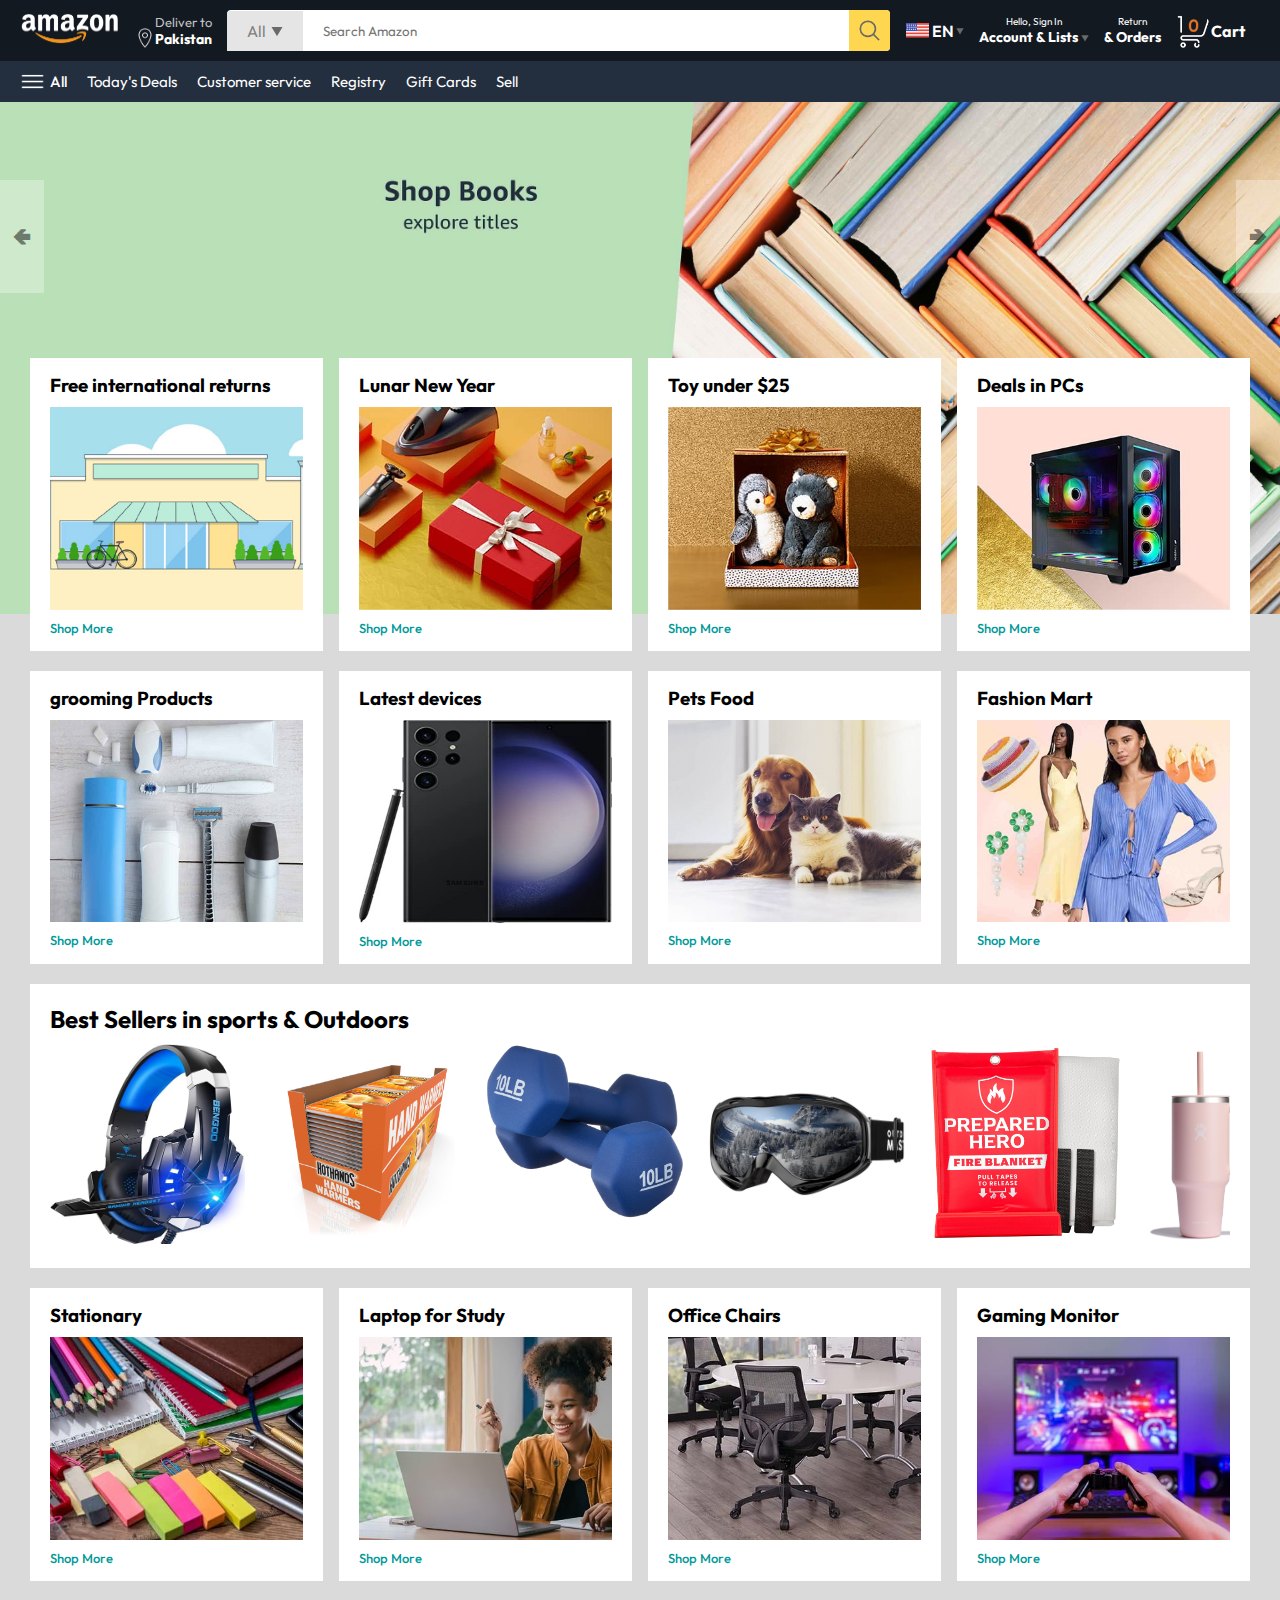
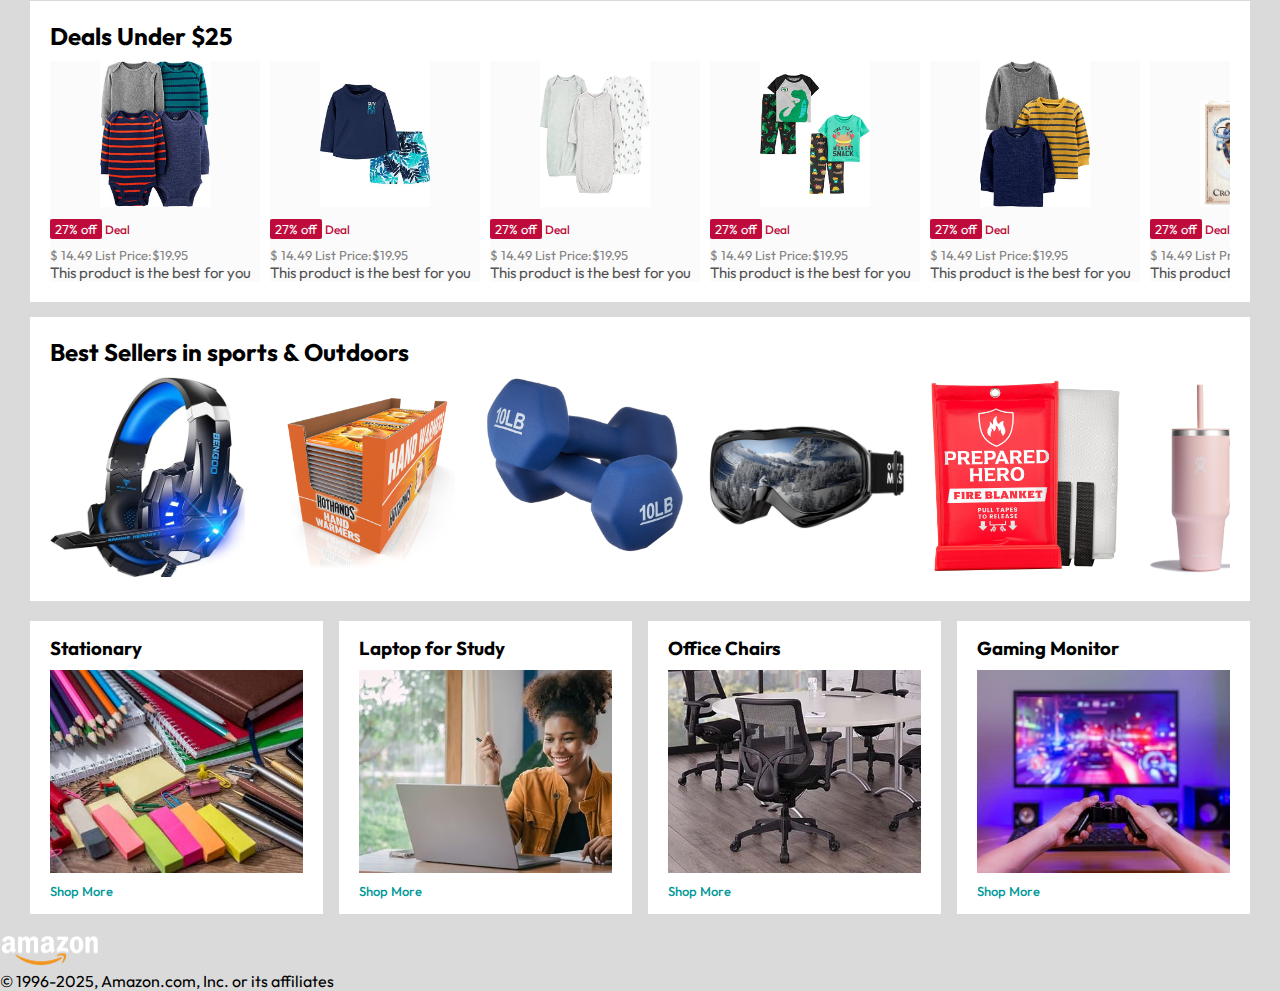
<file: index.html>
<!DOCTYPE html>
<html lang="en">

<head>
    <meta charset="UTF-8">
    <meta name="viewport" content="width=device-width, initial-scale=1.0">
    <title>Amazon Clone</title>

    <link rel="stylesheet" href="style.css">
</head>

<body>
    <nav>
        <a href="/">
            <img src="./assets/amazon_logo.png" width="100" alt="">
        </a>

        <div class="nav-country">
            <img src="./assets/location_icon.png" height="20" alt="">
            <div>
                <p>Deliver to</p>
                <h1>Pakistan</h1>
            </div>
        </div>

        <div class="nav-search">
            <div class="nav-search-category">
                <p>All</p>
                <img src="./assets/dropdown_icon.png" height="12" alt="">
            </div>
            <input type="text" class="nav-search-input" placeholder="Search Amazon">
            <img src="./assets/search_icon.png" class="nav-search-icon" alt="">
        </div>

        <div class="nav-language">
            <img src="./assets/us_flag.png" width="25px" alt="">
            <p>EN</p>
            <img src="./assets/dropdown_icon.png" width="8px" alt="">
        </div>

        <div class="nav-text">
            <p><a href="/signin.html">Hello, Sign In</a></p>
            <h1>Account & Lists <img src="./assets/dropdown_icon.png" width="8px" alt=""></h1>
        </div>

        <div class="nav-text">
            <p>Return</p>
            <h1>& Orders</h1>
        </div>

        <a href="signin.html" class="mobile-user-icon" style="display: none ;">
            <img src="./assets/user.png"  alt="">
        </a>

        <a href="/cart.html" class="nav-cart">
            <img src="./assets/cart_icon.png" width="35px" alt="">
            <h4>Cart</h4>
        </a>
    </nav>

    <div class="nav-bottom">
        <div>
            <img src="./assets/menu_icon.png" width="25px" alt="">
            <p>All</p>
        </div>

        <p>Today's Deals</p>
        <p>Customer service</p>
        <p>Registry</p>
        <p>Gift Cards</p>
        <p>Sell</p>

    </div>

    <div class="header-slider">
        <a href="#" class="control-prev">&#129144 </a>
        <a href="#" class="control-next">&#129146 </a>
        <ul>
            <img src="./assets/header1.jpg" class="header-image" alt="">
            <img src="./assets/header2.jpg" class="header-image" alt="">
            <img src="./assets/header3.jpg" class="header-image" alt="">
            <img src="./assets/header4.jpg" class="header-image" alt="">
            <img src="./assets/header5.jpg" class="header-image" alt="">
            <img src="./assets/header6.jpg" class="header-image" alt="">
        </ul>
    </div>

    <div class="box-row header-box">
        <div class="box-col">
            <h3>Free international returns</h3>
            <img src="./assets/box1-1.jpg" alt="">
            <a href="/">Shop More</a>
        </div>

        <div class="box-col">
            <h3>Lunar New Year</h3>
            <img src="./assets/box1-2.jpg" alt="">
            <a href="/">Shop More</a>
        </div>

        <div class="box-col">
            <h3>Toy under $25</h3>
            <img src="./assets/box1-3.jpg" alt="">
            <a href="/">Shop More</a>
        </div>

        <div class="box-col">
            <h3>Deals in PCs</h3>
            <img src="./assets/box1-4.jpg" alt="">
            <a href="/">Shop More</a>
        </div>

    </div>

    <div class="box-row ">
        <div class="box-col">
            <h3>grooming Products</h3>
            <img src="./assets/box2-1.jpg" alt="">
            <a href="/">Shop More</a>
        </div>

        <div class="box-col">
            <h3>Latest devices</h3>
            <img src="./assets/box2-2.jpg" alt="">
            <a href="/">Shop More</a>
        </div>

        <div class="box-col">
            <h3>Pets Food</h3>
            <img src="./assets/box2-3.jpg" alt="">
            <a href="/">Shop More</a>
        </div>

        <div class="box-col">
            <h3>Fashion Mart</h3>
            <img src="./assets/box2-4.jpg" alt="">
            <a href="/">Shop More</a>
        </div>

    </div>

    <div class="products-slider">
        <h2>Best Sellers in sports & Outdoors</h2>
        <div class="products">
            <a href="/product.html">
                <img src="./assets/product_img.jpg" alt="">
            </a>
            <a href="/product.html">
                <img src="./assets/product1-1.jpg" alt="">
            </a>
            <a href="/product.html">
                <img src="./assets/product1-2.jpg" alt="">
            </a>
            <a href="/product.html">
                <img src="./assets/product1-3.jpg" alt="">
            </a>
            <a href="/product.html">
                <img src="./assets/product1-4.jpg" alt="">
            </a>
            <a href="/product.html">
                <img src="./assets/product1-5.jpg" alt="">
            </a>
            <a href="/product.html">
                <img src="./assets/product1-6.jpg" alt="">
            </a>
            <a href="/product.html">
                <img src="./assets/product1-7.jpg" alt="">
            </a>
            <a href="/product.html">
                <img src="./assets/product1-8.jpg" alt="">
            </a>
            <a href="/product.html">
                <img src="./assets/product1-9.jpg" alt="">
            </a>
            <a href="/product.html">
                <img src="./assets/product1-10.jpg" alt="">
            </a>

        </div>
    </div>

    <div class="box-row ">
        <div class="box-col">
            <h3>Stationary</h3>
            <img src="./assets/box3-1.jpg" alt="">
            <a href="/">Shop More</a>
        </div>

        <div class="box-col">
            <h3>Laptop for Study</h3>
            <img src="./assets/box3-2.jpg" alt="">
            <a href="/">Shop More</a>
        </div>

        <div class="box-col">
            <h3>Office Chairs</h3>
            <img src="./assets/box3-3.jpg" alt="">
            <a href="/">Shop More</a>
        </div>

        <div class="box-col">
            <h3>Gaming Monitor</h3>
            <img src="./assets/box3-4.jpg" alt="">
            <a href="/">Shop More</a>
        </div>

    </div>


    <div class="products-slider-with-price">
        <h2>Deals Under $25</h2>
        <div class="products">
            <div class="product-card">
                <div class="product-img-container">
                    <img src="./assets/product2-1.jpg" alt="">
                </div>
                <div class="product-offer">
                    <p>27% off</p> <span>Deal</span>
                </div>
                <p class="product-price">$ <span>14.49</span> List Price:$19.95</p>
                <h4>This product is the best for you</h4>
            </div>

            <div class="product-card">
                <div class="product-img-container">
                    <img src="./assets/product2-2.jpg" alt="">
                </div>
                <div class="product-offer">
                    <p>27% off</p> <span>Deal</span>
                </div>
                <p class="product-price">$ <span>14.49</span> List Price:$19.95</p>
                <h4>This product is the best for you</h4>
            </div>

            <div class="product-card">
                <div class="product-img-container">
                    <img src="./assets/product2-3.jpg" alt="">
                </div>
                <div class="product-offer">
                    <p>27% off</p> <span>Deal</span>
                </div>
                <p class="product-price">$ <span>14.49</span> List Price:$19.95</p>
                <h4>This product is the best for you</h4>
            </div>

            <div class="product-card">
                <div class="product-img-container">
                    <img src="./assets/product2-4.jpg" alt="">
                </div>
                <div class="product-offer">
                    <p>27% off</p> <span>Deal</span>
                </div>
                <p class="product-price">$ <span>14.49</span> List Price:$19.95</p>
                <h4>This product is the best for you</h4>
            </div>

            <div class="product-card">
                <div class="product-img-container">
                    <img src="./assets/product2-5.jpg" alt="">
                </div>
                <div class="product-offer">
                    <p>27% off</p> <span>Deal</span>
                </div>
                <p class="product-price">$ <span>14.49</span> List Price:$19.95</p>
                <h4>This product is the best for you</h4>
            </div>

            <div class="product-card">
                <div class="product-img-container">
                    <img src="./assets/product2-6.jpg" alt="">
                </div>
                <div class="product-offer">
                    <p>27% off</p> <span>Deal</span>
                </div>
                <p class="product-price">$ <span>14.49</span> List Price:$19.95</p>
                <h4>This product is the best for you</h4>
            </div>

            <div class="product-card">
                <div class="product-img-container">
                    <img src="./assets/product2-7.jpg" alt="">
                </div>
                <div class="product-offer">
                    <p>27% off</p> <span>Deal</span>
                </div>
                <p class="product-price">$ <span>14.49</span> List Price:$19.95</p>
                <h4>This product is the best for you</h4>
            </div>

            <div class="product-card">
                <div class="product-img-container">
                    <img src="./assets/product2-8.jpg" alt="">
                </div>
                <div class="product-offer">
                    <p>27% off</p> <span>Deal</span>
                </div>
                <p class="product-price">$ <span>14.49</span> List Price:$19.95</p>
                <h4>This product is the best for you</h4>
            </div>

            <div class="product-card">
                <div class="product-img-container">
                    <img src="./assets/product2-9.jpg" alt="">
                </div>
                <div class="product-offer">
                    <p>27% off</p> <span>Deal</span>
                </div>
                <p class="product-price">$ <span>14.49</span> List Price:$19.95</p>
                <h4>This product is the best for you</h4>
            </div>

            <div class="product-card">
                <div class="product-img-container">
                    <img src="./assets/product2-10.jpg" alt="">
                </div>
                <div class="product-offer">
                    <p>27% off</p> <span>Deal</span>
                </div>
                <p class="product-price">$ <span>14.49</span> List Price:$19.95</p>
                <h4>This product is the best for you</h4>
            </div>

            <div class="product-card">
                <div class="product-img-container">
                    <img src="./assets/product2-11.jpg" alt="">
                </div>
                <div class="product-offer">
                    <p>27% off</p> <span>Deal</span>
                </div>
                <p class="product-price">$ <span>14.49</span> List Price:$19.95</p>
                <h4>This product is the best for you</h4>
            </div>

            <div class="product-card">
                <div class="product-img-container">
                    <img src="./assets/product2-12.jpg" alt="">
                </div>
                <div class="product-offer">
                    <p>27% off</p> <span>Deal</span>
                </div>
                <p class="product-price">$ <span>14.49</span> List Price:$19.95</p>
                <h4>This product is the best for you</h4>
            </div>

        </div>
    </div>

    <div class="products-slider">
        <h2>Best Sellers in sports & Outdoors</h2>
        <div class="products">
            <a href="/product.html">
                <img src="./assets/product_img.jpg" alt="">
            </a>
            <a href="/product.html">
                <img src="./assets/product1-1.jpg" alt="">
            </a>
            <a href="/product.html">
                <img src="./assets/product1-2.jpg" alt="">
            </a>
            <a href="/product.html">
                <img src="./assets/product1-3.jpg" alt="">
            </a>
            <a href="/product.html">
                <img src="./assets/product1-4.jpg" alt="">
            </a>
            <a href="/product.html">
                <img src="./assets/product1-5.jpg" alt="">
            </a>
            <a href="/product.html">
                <img src="./assets/product1-6.jpg" alt="">
            </a>
            <a href="/product.html">
                <img src="./assets/product1-7.jpg" alt="">
            </a>
            <a href="/product.html">
                <img src="./assets/product1-8.jpg" alt="">
            </a>
            <a href="/product.html">
                <img src="./assets/product1-9.jpg" alt="">
            </a>
            <a href="/product.html">
                <img src="./assets/product1-10.jpg" alt="">
            </a>

        </div>
    </div>

    <div class="box-row ">
        <div class="box-col">
            <h3>Stationary</h3>
            <img src="./assets/box3-1.jpg" alt="">
            <a href="/">Shop More</a>
        </div>

        <div class="box-col">
            <h3>Laptop for Study</h3>
            <img src="./assets/box3-2.jpg" alt="">
            <a href="/">Shop More</a>
        </div>

        <div class="box-col">
            <h3>Office Chairs</h3>
            <img src="./assets/box3-3.jpg" alt="">
            <a href="/">Shop More</a>
        </div>

        <div class="box-col">
            <h3>Gaming Monitor</h3>
            <img src="./assets/box3-4.jpg" alt="">
            <a href="/">Shop More</a>
        </div>

    </div>

    <footer>
        <img src="./assets/amazon_logo.png" width="100" alt="">
        <p>© 1996-2025, Amazon.com, Inc. or its affiliates</p>
    </footer>
    <script src="script.js"></script>
</body>

</html>
</file>
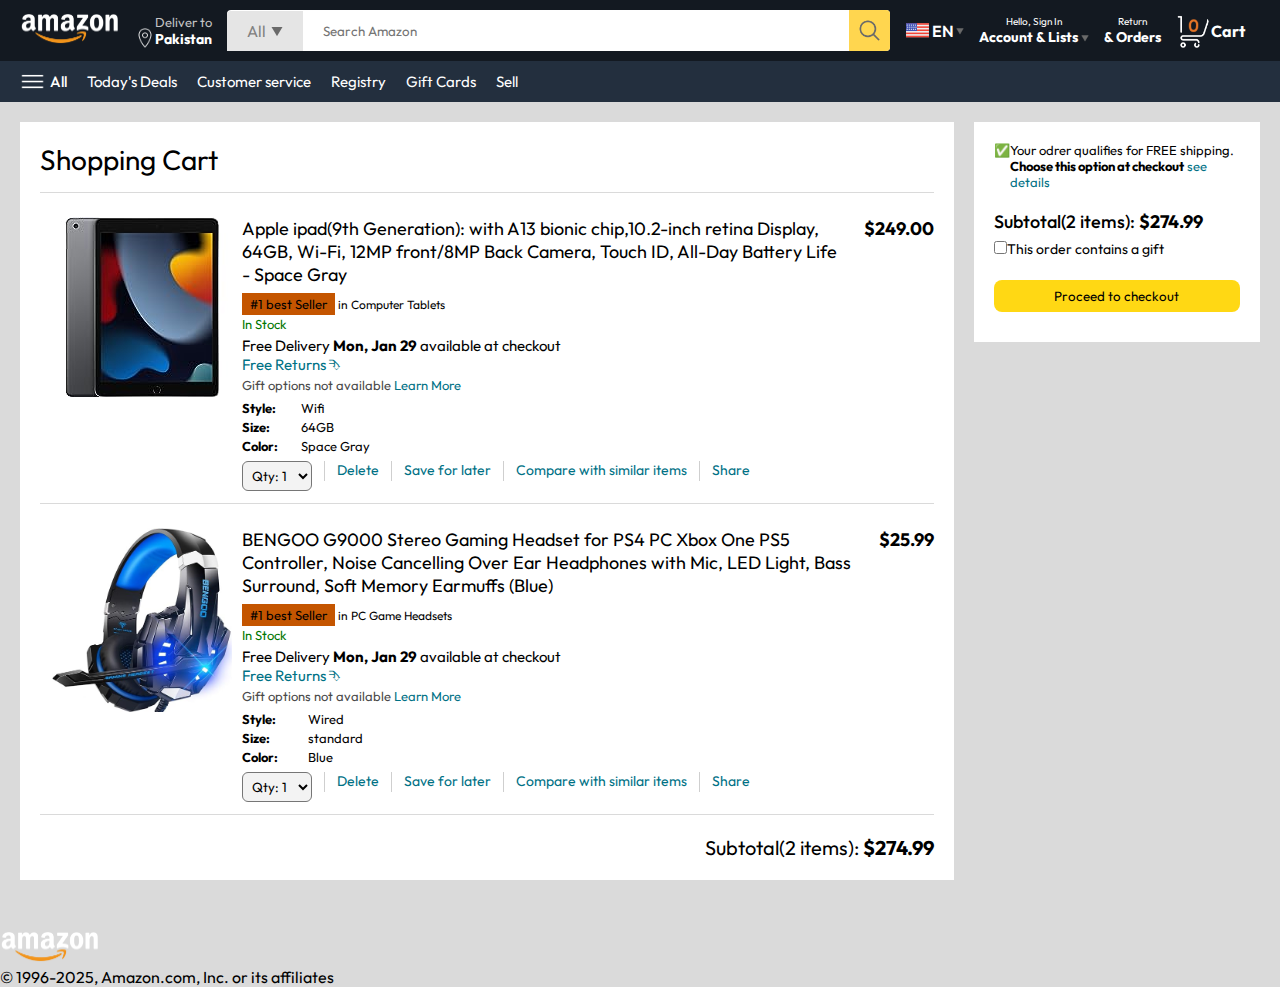
<file: cart.html>
<!DOCTYPE html>
<html lang="en">
<head>
    <meta charset="UTF-8">
    <meta name="viewport" content="width=device-width, initial-scale=1.0">
    <title>Cart</title>
    <link rel="stylesheet" href="style.css">
    <link rel="stylesheet" href="cart.css">
</head>
<body>

    <nav>
        <a href="/">
            <img src="./assets/amazon_logo.png" width="100" alt="">
        </a>

        <div class="nav-country">
            <img src="./assets/location_icon.png" height="20" alt="">
            <div>
                <p>Deliver to</p>
                <h1>Pakistan</h1>
            </div>
        </div>

        <div class="nav-search">
            <div class="nav-search-category">
                <p>All</p>
                <img src="./assets/dropdown_icon.png" height="12" alt="">
            </div>
            <input type="text" class="nav-search-input" placeholder="Search Amazon">
            <img src="./assets/search_icon.png" class="nav-search-icon" alt="">
        </div>

        <div class="nav-language">
            <img src="./assets/us_flag.png" width="25px" alt="">
            <p>EN</p>
            <img src="./assets/dropdown_icon.png" width="8px" alt="">
        </div>

        <div class="nav-text">
            <p><a href="/signin.html">Hello, Sign In</a></p>
            <h1>Account & Lists <img src="./assets/dropdown_icon.png" width="8px" alt=""></h1>
        </div>

        <div class="nav-text">
            <p>Return</p>
            <h1>& Orders</h1>
        </div>
        <a href="signin.html" class="mobile-user-icon" style="display: none ;">
            <img src="./assets/user.png"  alt="">
        </a>
        <a href="/cart.html" class="nav-cart">
            <img src="./assets/cart_icon.png" width="35px" alt="">
            <h4>Cart</h4>
        </a>
    </nav>

    <div class="nav-bottom">
        <div>
            <img src="./assets/menu_icon.png" width="25px" alt="">
            <p>All</p>
        </div>

        <p>Today's Deals</p>
        <p>Customer service</p>
        <p>Registry</p>
        <p>Gift Cards</p>
        <p>Sell</p>

    </div>

    <div class="cart">
        <div class="cart-left">
            <h1>Shopping Cart</h1>
            <hr>
            <div class="product-cart-list">
                <img src="./assets/ipad_img.jpg" width="180px" alt="">
                <div>
                    <div class="product-cart-titleprice">
                        <p>Apple ipad(9th Generation): with A13 bionic chip,10.2-inch retina Display, 64GB, Wi-Fi, 12MP front/8MP Back Camera, Touch ID, All-Day Battery Life - Space Gray</p>
                        <p><b>$249.00</b></p>
                    </div>
                    <p class="product-cart-bestseller"><span>#1 best Seller</span> in Computer Tablets</p>
                    <p class="product-cart-stock">In Stock</p>
                    <p class="product-cart-delivery">Free Delivery<b> Mon, Jan 29</b> available at checkout</p>
                    <p class="product-cart-returns">Free Returns &#11191</p>
                    <p class="product-cart-giftoption">Gift options not available <span>Learn More</span> </p>
                    
                    <div class="product-cart-specifications">
                        <p><b>Style:</b></p>  <p>Wifi</p>
                        <p><b>Size:</b></p>  <p>64GB</p>
                        <p><b>Color:</b></p>  <p>Space Gray</p>
                    </div>

                    <div class="cart-list-action">
                        <select>
                            <option value="1">Qty: 1</option>
                            <option value="2">Qty: 2</option>
                            <option value="3">Qty: 3</option>
                            <option value="4">Qty: 4</option>
                        </select>
                        <hr>
                        <p class="action-button">Delete</p>
                        <hr>
                        <p class="action-button">Save for later</p>
                        <hr>
                        <p class="action-button">Compare with similar items</p>
                        <hr>
                        <p class="action-button">Share</p>
                    
                    </div>
                </div>
            </div>

            <hr>

            <div class="product-cart-list">
                <img src="./assets/product_img.jpg" width="180px" alt="">
                <div>
                    <div class="product-cart-titleprice">
                        <p>BENGOO G9000 Stereo Gaming Headset for PS4 PC Xbox One PS5 Controller, Noise
                            Cancelling Over Ear Headphones with Mic, LED Light, Bass Surround, Soft Memory Earmuffs (Blue)</p>
                        <p><b>$25.99</b></p>
                    </div>
                    <p class="product-cart-bestseller"><span>#1 best Seller</span> in PC Game Headsets</p>
                    <p class="product-cart-stock">In Stock</p>
                    <p class="product-cart-delivery">Free Delivery<b> Mon, Jan 29</b> available at checkout</p>
                    <p class="product-cart-returns">Free Returns &#11191</p>
                    <p class="product-cart-giftoption">Gift options not available <span>Learn More</span> </p>
                    
                    <div class="product-cart-specifications">
                        <p><b>Style:</b></p>  <p>Wired</p>
                        <p><b>Size:</b></p>  <p>standard</p>
                        <p><b>Color:</b></p>  <p>Blue</p>
                    </div>

                    <div class="cart-list-action">
                        <select>
                            <option value="1">Qty: 1</option>
                            <option value="2">Qty: 2</option>
                            <option value="3">Qty: 3</option>
                            <option value="4">Qty: 4</option>
                        </select>
                        <hr>
                        <p class="action-button">Delete</p>
                        <hr>
                        <p class="action-button">Save for later</p>
                        <hr>
                        <p class="action-button">Compare with similar items</p>
                        <hr>
                        <p class="action-button">Share</p>
                    
                    </div>
                </div>
            </div>
            <hr>
            <div class="cart-list-subtotal">
                Subtotal(2 items): <b>$274.99</b>
            </div>
        </div>

        <div class="cart-right">
            <div class="cart-free-delivery">
                <p>&#x2705</p>
                <p>Your odrer qualifies for FREE shipping. <b>Choose this option at checkout</b> <span>see details</span></p>
            </div>
            <p class="cart-subtotal"> Subtotal(2 items): <b>$274.99</b></p>
            <p class="cart-right-gift"> <input type="checkbox">This order contains a gift</p>
            <button>Proceed to checkout</button>
        </div>
    </div>


    <footer class="footer-cart">
        <img src="./assets/amazon_logo.png" width="100" alt="">
        <p>© 1996-2025, Amazon.com, Inc. or its affiliates</p>
    </footer>

</body>
</html>
</file>
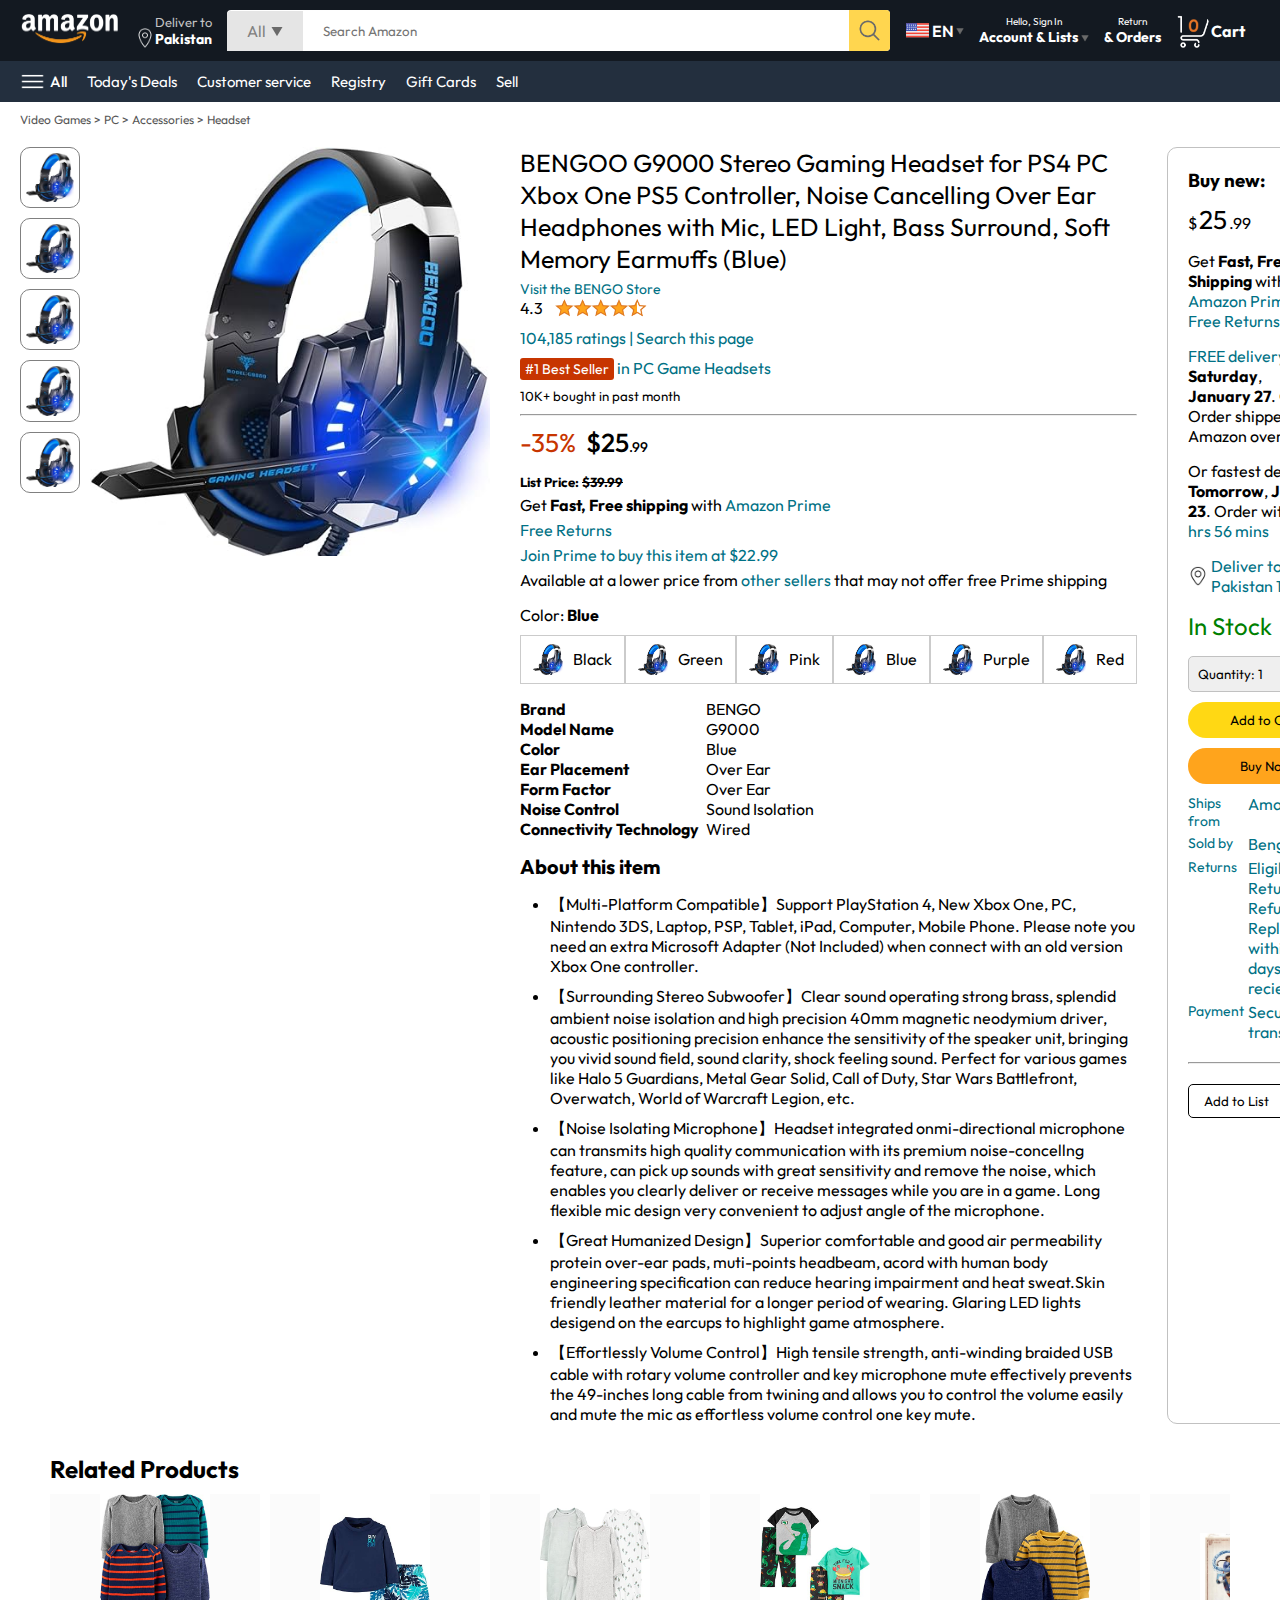
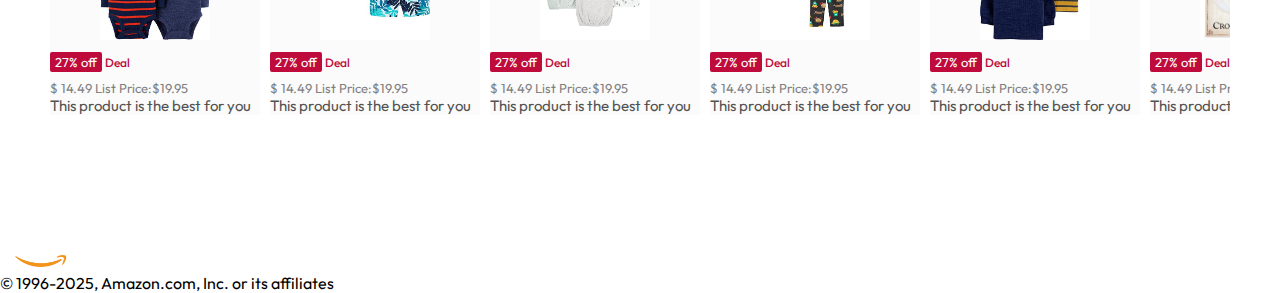
<file: product.html>
<!DOCTYPE html>
<html lang="en">

<head>
    <meta charset="UTF-8">
    <meta name="viewport" content="width=device-width, initial-scale=1.0">
    <title>Product Page</title>

    <link rel="stylesheet" href="style.css">
    <link rel="stylesheet" href="product.css">
</head>

<body>

    <nav>
        <a href="/">
            <img src="./assets/amazon_logo.png" width="100" alt="">
        </a>

        <div class="nav-country">
            <img src="./assets/location_icon.png" height="20" alt="">
            <div>
                <p>Deliver to</p>
                <h1>Pakistan</h1>
            </div>
        </div>

        <div class="nav-search">
            <div class="nav-search-category">
                <p>All</p>
                <img src="./assets/dropdown_icon.png" height="12" alt="">
            </div>
            <input type="text" class="nav-search-input" placeholder="Search Amazon">
            <img src="./assets/search_icon.png" class="nav-search-icon" alt="">
        </div>

        <div class="nav-language">
            <img src="./assets/us_flag.png" width="25px" alt="">
            <p>EN</p>
            <img src="./assets/dropdown_icon.png" width="8px" alt="">
        </div>

        <div class="nav-text">
            <p><a href="/signin.html">Hello, Sign In</a></p>
            <h1>Account & Lists <img src="./assets/dropdown_icon.png" width="8px" alt=""></h1>
        </div>

        <div class="nav-text">
            <p>Return</p>
            <h1>& Orders</h1>
        </div>

        <a href="signin.html" class="mobile-user-icon" style="display: none ;">
            <img src="./assets/user.png"  alt="">
        </a>


        <a href="/cart.html" class="nav-cart">
            <img src="./assets/cart_icon.png" width="35px" alt="">
            <h4>Cart</h4>
        </a>
    </nav>

    <div class="nav-bottom">
        <div>
            <img src="./assets/menu_icon.png" width="25px" alt="">
            <p>All</p>
        </div>

        <p>Today's Deals</p>
        <p>Customer service</p>
        <p>Registry</p>
        <p>Gift Cards</p>
        <p>Sell</p>

    </div>

    <p class="breadcrum">Video Games > PC > Accessories > Headset</p>

    <!-- we will divide it in three coloumns  -->
    <div class="product-display"> <!-- main conatiner -->

        <div class="product-d-image"> <!-- 1 coloum -->
            <div class="product-icons">
                <img src="./assets/product_img.jpg" width="60" alt="">
                <img src="./assets/product_img.jpg" width="60" alt="">
                <img src="./assets/product_img.jpg" width="60" alt="">
                <img src="./assets/product_img.jpg" width="60" alt="">
                <img src="./assets/product_img.jpg" width="60" alt="">
            </div>

            <div class="product-main-image">
                <img src="./assets/product_img.jpg" width="400" alt="">
            </div>

        </div>

        <div class="product-d-details"> <!-- 2nd coloumn -->
            <p class="product-title">BENGOO G9000 Stereo Gaming Headset for PS4 PC Xbox One PS5 Controller, Noise
                Cancelling Over Ear Headphones with Mic, LED Light, Bass Surround, Soft Memory Earmuffs (Blue)
            </p>

            <p class="brand-store">Visit the BENGO Store</p>

            <!-- Product rating -->

            <div class="product-rating">
                <div>
                    4.3 <img src="./assets/rating_img.png" height="20px" alt="">
                </div>
                <div>
                    <p> 104,185 ratings | Search this page</p>

                </div>
                <p><span>#1 Best Seller</span> in PC Game Headsets</p>
                <h5>10K+ bought in past month</h5>
                <hr>
            </div>

            <!-- Product-detail-price  -->

            <div class="product-d-price">
                <div>
                    <p>-35%</p>
                    <h1><span>$25</span>.99</h1>
                </div>
                <h5>List Price: <span>$39.99</span></h5>
                <p>Get <b>Fast, Free shipping</b> with <span>Amazon Prime</span></p>
                <p><span>Free Returns</span></p>
                <p><span>Join Prime to buy this item at $22.99</span></p>
                <p>Available at a lower price from <span>other sellers</span> that may not offer free Prime shipping</p>
            </div>

            <!-- Product-color-selection -->

            <div class="product-color-selection">
                <p>Color: <b>Blue</b></p>
                <div class="product-color-options">
                    <div class="options">
                        <img src="./assets/product_img.jpg" width="30px" alt="">
                        <p>Black</p>
                    </div>
                    <div class="options">
                        <img src="./assets/product_img.jpg" width="30px" alt="">
                        <p>Green</p>
                    </div>
                    <div class="options">
                        <img src="./assets/product_img.jpg" width="30px" alt="">
                        <p>Pink</p>
                    </div>
                    <div class="options">
                        <img src="./assets/product_img.jpg" width="30px" alt="">
                        <p>Blue</p>
                    </div>
                    <div class="options">
                        <img src="./assets/product_img.jpg" width="30px" alt="">
                        <p>Purple</p>
                    </div>
                    <div class="options">
                        <img src="./assets/product_img.jpg" width="30px" alt="">
                        <p>Red</p>
                    </div>

                </div>
            </div>

            <!-- Product-info -->

            <div class="product-info">
                <p><b>Brand</b>
                <p>BENGO</p>
                <p><b>Model Name</b>
                <p>G9000</p>
                <p><b>Color</b>
                <p>Blue</p>
                <p><b>Ear Placement</b>
                <p>Over Ear</p>
                <p><b>Form Factor</b>
                <p>Over Ear</p>
                <p><b>Noise Control</b>
                <p>Sound Isolation</p>
                <p><b>Connectivity Technology</b>
                <p>Wired</p>
            </div>

            <!-- product-description -->

            <div class="product-description">
                <h1>About this item</h1>
                <ul>
                    <li>【Multi-Platform Compatible】Support PlayStation 4, New Xbox One, PC, Nintendo 3DS, Laptop, PSP,
                        Tablet, iPad, Computer, Mobile Phone. Please note you need an extra Microsoft Adapter (Not
                        Included) when connect with an old version Xbox One controller.</li>
                    <li>【Surrounding Stereo Subwoofer】Clear sound operating strong brass, splendid ambient noise
                        isolation and high precision 40mm magnetic neodymium driver, acoustic positioning precision
                        enhance the sensitivity of the speaker unit, bringing you vivid sound field, sound clarity,
                        shock feeling sound. Perfect for various games like Halo 5 Guardians, Metal Gear Solid, Call of
                        Duty, Star Wars Battlefront, Overwatch, World of Warcraft Legion, etc.</li>
                    <li>【Noise Isolating Microphone】Headset integrated onmi-directional microphone can transmits high
                        quality communication with its premium noise-concellng feature, can pick up sounds with great
                        sensitivity and remove the noise, which enables you clearly deliver or receive messages while
                        you are in a game. Long flexible mic design very convenient to adjust angle of the microphone.
                    </li>
                    <li>【Great Humanized Design】Superior comfortable and good air permeability protein over-ear pads,
                        muti-points headbeam, acord with human body engineering specification can reduce hearing
                        impairment and heat sweat.Skin friendly leather material for a longer period of wearing. Glaring
                        LED lights desigend on the earcups to highlight game atmosphere.</li>
                    <li>【Effortlessly Volume Control】High tensile strength, anti-winding braided USB cable with rotary
                        volume controller and key microphone mute effectively prevents the 49-inches long cable from
                        twining and allows you to control the volume easily and mute the mic as effortless volume
                        control one key mute.</li>
                </ul>
            </div>

        </div>

        <div class="product-d-purchase">

            <div class="title">
                <h3>Buy new:</h3> <img src="./assets/circle_icon.png" width="25px" alt="">
            </div>

            <h1 class="price">$<span>25</span>.99</h1>
            <div class="gap">
                <p>Get <b>Fast, Free Shipping</b> with <span>Amazon Prime</span> </p>
                <p><span>Free Returns</span></p>
            </div>


            <div class="gap">
                <p><span>FREE delivery</span> <b>Saturday</b>, </p>
                <p><b>January 27</b>. On Order shipped by Amazon over $35 </p>
            </div>

            <div class="gap">
                <p>Or fastest delivery <b>Tomorrow</b>, <b>January 23</b>. Order within <span>10 hrs 56 mins</span> </p>
            </div>

            <div class="delivery-location">
                <img src="./assets/location_icon_dark.png" width="20px" alt="">
                <p><span>Deliver to Pakistan 10014</span></p>
            </div>
            <h2 class="product-stock">In Stock</h2>
            <select class="product-quantity">
                <option value="1">Quantity: 1</option>
                <option value="2">Quantity: 2</option>
                <option value="3">Quantity: 3</option>
            </select>
            <a href="/cart.html">
                <button class="btn">Add to Cart</button>
            </a>
            <button class="btn product-buy">Buy Now</button>

            <div class="product-seller-info">
                <p>Ships from</p>
                <p><span>Amazon</span></p>
                <p>Sold by</p>
                <p><span>Bengoo Inc.</span></p>
                <p>Returns</p>
                <p><span>Eligible for Return, Refund or Replacement within 30 days of reciept</span></p>
                <p>Payment</p>
                <p><span>Secure transaction</span></p>
            </div>
            <hr>

            <button class="product-add-list">Add to List</button>


        </div>

    </div>

    <div class="products-slider-with-price">
        <h2>Related Products</h2>
        <div class="products">
            <div class="product-card">
                <div class="product-img-container">
                    <img src="./assets/product2-1.jpg" alt="">
                </div>
                <div class="product-offer">
                    <p>27% off</p> <span>Deal</span>
                </div>
                <p class="product-price">$ <span>14.49</span> List Price:$19.95</p>
                <h4>This product is the best for you</h4>
            </div>

            <div class="product-card">
                <div class="product-img-container">
                    <img src="./assets/product2-2.jpg" alt="">
                </div>
                <div class="product-offer">
                    <p>27% off</p> <span>Deal</span>
                </div>
                <p class="product-price">$ <span>14.49</span> List Price:$19.95</p>
                <h4>This product is the best for you</h4>
            </div>

            <div class="product-card">
                <div class="product-img-container">
                    <img src="./assets/product2-3.jpg" alt="">
                </div>
                <div class="product-offer">
                    <p>27% off</p> <span>Deal</span>
                </div>
                <p class="product-price">$ <span>14.49</span> List Price:$19.95</p>
                <h4>This product is the best for you</h4>
            </div>

            <div class="product-card">
                <div class="product-img-container">
                    <img src="./assets/product2-4.jpg" alt="">
                </div>
                <div class="product-offer">
                    <p>27% off</p> <span>Deal</span>
                </div>
                <p class="product-price">$ <span>14.49</span> List Price:$19.95</p>
                <h4>This product is the best for you</h4>
            </div>

            <div class="product-card">
                <div class="product-img-container">
                    <img src="./assets/product2-5.jpg" alt="">
                </div>
                <div class="product-offer">
                    <p>27% off</p> <span>Deal</span>
                </div>
                <p class="product-price">$ <span>14.49</span> List Price:$19.95</p>
                <h4>This product is the best for you</h4>
            </div>

            <div class="product-card">
                <div class="product-img-container">
                    <img src="./assets/product2-6.jpg" alt="">
                </div>
                <div class="product-offer">
                    <p>27% off</p> <span>Deal</span>
                </div>
                <p class="product-price">$ <span>14.49</span> List Price:$19.95</p>
                <h4>This product is the best for you</h4>
            </div>

            <div class="product-card">
                <div class="product-img-container">
                    <img src="./assets/product2-7.jpg" alt="">
                </div>
                <div class="product-offer">
                    <p>27% off</p> <span>Deal</span>
                </div>
                <p class="product-price">$ <span>14.49</span> List Price:$19.95</p>
                <h4>This product is the best for you</h4>
            </div>

            <div class="product-card">
                <div class="product-img-container">
                    <img src="./assets/product2-8.jpg" alt="">
                </div>
                <div class="product-offer">
                    <p>27% off</p> <span>Deal</span>
                </div>
                <p class="product-price">$ <span>14.49</span> List Price:$19.95</p>
                <h4>This product is the best for you</h4>
            </div>

            <div class="product-card">
                <div class="product-img-container">
                    <img src="./assets/product2-9.jpg" alt="">
                </div>
                <div class="product-offer">
                    <p>27% off</p> <span>Deal</span>
                </div>
                <p class="product-price">$ <span>14.49</span> List Price:$19.95</p>
                <h4>This product is the best for you</h4>
            </div>

            <div class="product-card">
                <div class="product-img-container">
                    <img src="./assets/product2-10.jpg" alt="">
                </div>
                <div class="product-offer">
                    <p>27% off</p> <span>Deal</span>
                </div>
                <p class="product-price">$ <span>14.49</span> List Price:$19.95</p>
                <h4>This product is the best for you</h4>
            </div>

            <div class="product-card">
                <div class="product-img-container">
                    <img src="./assets/product2-11.jpg" alt="">
                </div>
                <div class="product-offer">
                    <p>27% off</p> <span>Deal</span>
                </div>
                <p class="product-price">$ <span>14.49</span> List Price:$19.95</p>
                <h4>This product is the best for you</h4>
            </div>

            <div class="product-card">
                <div class="product-img-container">
                    <img src="./assets/product2-12.jpg" alt="">
                </div>
                <div class="product-offer">
                    <p>27% off</p> <span>Deal</span>
                </div>
                <p class="product-price">$ <span>14.49</span> List Price:$19.95</p>
                <h4>This product is the best for you</h4>
            </div>

        </div>
    </div>

    <footer class="product-footer">
        <img src="./assets/amazon_logo.png" width="100" alt="">
        <p>© 1996-2025, Amazon.com, Inc. or its affiliates</p>
    </footer>

    <script>
        const scrollContainer = document.querySelectorAll('.products')
        for (const item of scrollContainer) {
            item.addEventListener('wheel', (evt) => {
                evt.preventDefault();
                item.scrollLeft += evt.deltaY;
            });

        }

    </script>
</body>

</html>
</file>
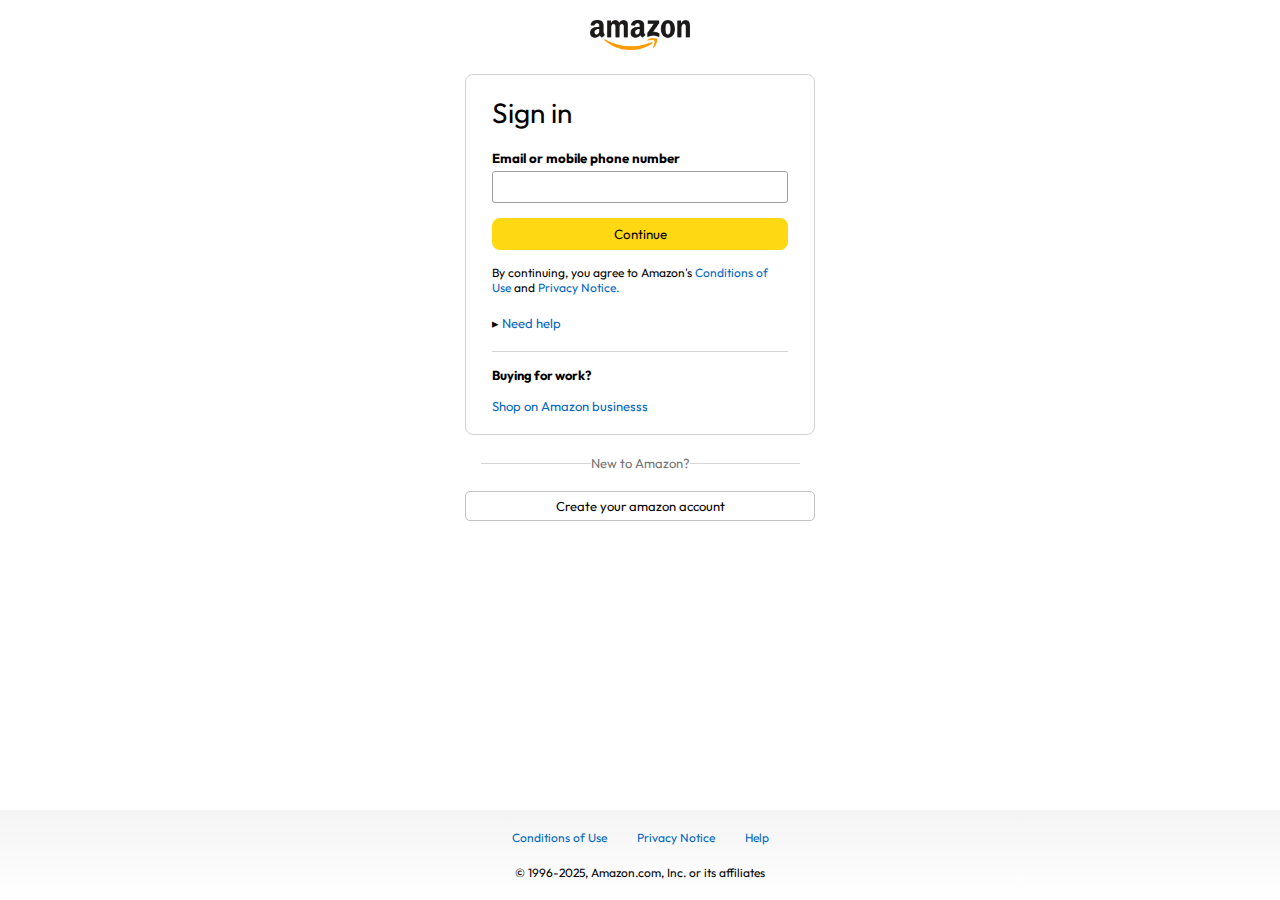
<file: signin.html>
<!DOCTYPE html>
<html lang="en">

<head>
    <meta charset="UTF-8">
    <meta name="viewport" content="width=device-width, initial-scale=1.0">
    <title>Sign In</title>
    <link rel="stylesheet" href="signin.css">
</head>

<body>

    <a href="/"><img class="logo" src="./assets/amazon_logo_dark.png" width="100px" alt=""></a>
    <div class="signin-container">
        <h1 class="signin-title">Sign in</h1>
        <h5 class="input-label">Email or mobile phone number</h5>
        <input type="text">
        <button>Continue</button>
        <p class="signin-condition">By continuing, you agree to Amazon's <span>Conditions of Use </span>and
            <span>Privacy Notice.</span>
        </p>
        <p class="signin-help"> &#9656 <span>Need help</span></p>
        <hr>
        <h4>Buying for work?</h4>
        <p class="signin-business"><span>Shop on Amazon businesss</span></p>
    </div>

    <div class="signin-bottom">
        <hr>
        <p>New to Amazon?</p>
        <hr>
    </div>

    <a href="/signup.html"> <button class="signin-signup-btn">Create your amazon account</button>
    </a>
    <footer>
        <div class="footer-links">
            <a href="#">Conditions of Use</a>
            <a href="#">Privacy Notice</a>
            <a href="#">Help</a>
        </div>

        <p class="footer-copyright">© 1996-2025, Amazon.com, Inc. or its affiliates</p>
    </footer>

</body>

</html>
</file>
<file: style.css>
@import url('https://fonts.googleapis.com/css2?family=Outfit:wght@100..900&family=Roboto:ital,wght@0,100..900;1,100..900&display=swap');

* {
    padding: 0;
    margin: 0;
    box-sizing: border-box;
    font-family: Outfit;
}

body {
    background: #dadada;
}

a {
    text-decoration: none;
    color: inherit;
}

nav {
    display: flex;
    align-items: center;
    justify-content: space-between;
    background: #131921;
    padding: 10px 20px;
    color: #fff;
    flex-wrap: wrap; /* Wrap items for smaller screens */
}

.nav-country {
    display: flex;
    align-items: end;
    margin-left: 15px;
    font-size: 13px;
    color: #c4c4c4;
    flex-shrink: 0;
}

.nav-country h1 {
    color: white;
    font-size: 14px;
}

.nav-search {
    flex: 1;
    display: flex;
    align-items: center;
    background: #fff;
    color: gray;
    max-width: 1000px;
    border-radius: 4px;
    margin-left: 15px;
}

.nav-search-category {
    display: flex;
    align-items: center;
    padding: 10px 20px;
    gap: 5px;
    background: #e5e5e5;
    border-radius: 4px 0 0;
}

.nav-search-input {
    border: none;
    outline: none;
    padding-left: 20px;
    width: 100%;
}

.nav-search-icon {
    max-width: 41px;
    padding: 8px;
    background: #ffd64f;
    border-radius: 0 4px 4px 0;
}

.nav-language {
    display: flex;
    align-items: center;
    gap: 2px;
    font-weight: 600;
    margin-left: 15px;
    flex-shrink: 0;
}

.nav-text {
    margin-left: 15px;
    text-align: center;
}

.nav-text p {
    font-size: 10px;
}

.nav-text h1 {
    font-size: 14px;
}

.nav-cart {
    display: flex;
    align-items: center;
    margin: 0px 15px;
    flex-shrink: 0;
}

/* above is responsive ____________________ */

.nav-bottom{
    display: flex;
    align-items: center;
    gap: 20px;
    padding: 8PX 20PX;
    background: #232f3e;
    color: #fff;
    font-size: 15px;
    
}

.nav-bottom div{
    display: flex;
    align-items: center;
    gap: 5px;
    font-weight: 500;
}

.header-slider ul{
    display: flex;
    overflow-y: hidden;

}

.header-image{
    max-width: 100%;
    mask-image: linear-gradient(to botton, #000000 50%, transparent 100);
}


.header-slider a{
    position: absolute;
    top: 20%;
    z-index: 1;
    padding: 5vh 1vw;
    background: #ffffff4f;
    color: #0000007b;
    text-decoration: none;
    font-weight: 600;
    font-size: 18px;
    cursor: pointer;
}

.control-next{
    right: 0;
}

.box-row{
    display: flex;
    flex: wrap;
    row-gap: 20px;
    justify-content: space-between;
    margin: 20px 30px;
}

.box-col{
    display: flex;
    flex-direction: column;

    gap: 10px;
    padding: 15px 20px;
    background: #fff;
    max-width: 24%;
    min-width: 200px;
    z-index: 1;
}

.box-col a{
    font-size: 13px;
    color: #009999;
    font-weight: 500;
}

.header-box{
    margin-top: -20vw;
}

.products-slider{
    background: #fff;
    margin: 0px 30px;
    padding: 20px;
    margin-bottom: 15px;
}

.products-slider .products{
    display: flex;
    overflow: auto;
    gap: 20px;
    margin-top: 10px;
}

.products-slider .products img{
    max-width: 200px;
    max-height: 200px;
}

.products-slider .products::-webkit-scrollbar{
    display: none;
}

.products-slider-with-price{ 
    background: #fff;
    margin: 0 30px;
    padding: 20px;
    margin-bottom: 15px;

}

.products-slider-with-price .products{
    display: flex;
    overflow-x: auto;
    gap: 10px;
    margin-top: 10px;
}

.products-slider-with-price .products::-webkit-scrollbar{
    display: none;
}

.product-card{
    display: flex;
    flex-direction: column;
    justify-content: end;
    min-width: 210px;
    background: #fbfbfb;
}

.product-card img{
    width: 110px;
    margin: 0 50px;
}

.product-offer p{

    background: #be0b3b;
    color: #fff;
    display: inline-block;
    padding: 2px 5px;
    border-radius: 2px;
    margin: 8px 0px;
    font-size: 13px;

}

.product-offer span{
    color: #be0b3b;
    font-weight: 500;
    font-size: 12px;
}

.product-price{
    color:gray;
    font-size: 13px;
}

.product-card h4{
    color: #525252;
    font-size: 15px;
    font-weight: 400;
}


/* --------media query------- */

@media only screen and  (max-width:900px){

    nav{
        flex-wrap: wrap;
    }

    .nav-search{
        order: 7;
        margin: 15px 0 5px;
        min-width: 300px;
    }
    .box-col{

        max-width: 48%;
    }
 


}

@media only screen and  (max-width:600px){

    .nav-country{
        display: none;
    }

    .nav-language{
        display: none;
    }

    .nav-text{
        display: none;
    }

    .nav-bottom{
        font-size: 13px;
        gap: 10px;
        overflow-x: scroll;
    }

    .nav-bottom::-webkit-scrollbar{
        display: none;
    }

    .nav-bottom p{
        text-wrap: nowrap;
    }

    .mobile-user-icon{
        display: flex !important;
        flex: 1;
        justify-content: flex-end;
    }

    .mobile-user-icon img{
        width: 25px;

    }

    .nav-cart h4{
        display: none;
    }

    .nav-cart img{
       width: 25px; 
    }

    .header-slider a{
        top: 24%;
        padding: 2vh 1vw;
        font-size: 15px;
    }

    .box-col{
        max-width: 100%;
        width: 100%;
    }

    footer{
       justify-content: center;
       flex-direction: column;
       font-size: 14px;
    }
}
</file>
<file: cart.css>
*{
    margin: 0;
    padding: 0;
}
.cart{
    display: flex;
    gap: 20px;
    margin: 20px;
}

.cart-left{
    background: white;
    padding: 20px;

}

.cart-left h1{
    font-size: 28px;
    font-weight: 400;
    margin-bottom: 15px;

}

.cart-left hr{
    border: none;
    height: 1px;
    background: #dadada;
}

.product-cart-list{
    display: flex;
    align-items: start;
    gap: 10px;
    padding: 24px 0px 12px 12px;
}

.product-cart-titleprice{
    display: flex;
    gap: 20px;
    font-size: 18px;
}

.product-cart-bestseller{
    font-size: 12px;
    margin-top: 10px;

}

.product-cart-bestseller span{
    font-size: 13px;
    background: #c45500;
    padding: 3px 8px;
}

.product-cart-stock{
    font-size: 13px;
    color: #007600;
    margin: 4px 0px;
}

.product-cart-delivery{
    font-size: 15px;
}

.product-cart-returns{
    font-size: 15px;
    color: #007185;
    font-weight: 400;
}

.product-cart-giftoption{
    color: #494949;
    font-size: 13px;
    margin: 3px 0px;
}

.product-cart-giftoption span{
    color: #007185;
}

.product-cart-specifications{
    max-width: 150px;
    display: grid;
    grid-template-columns: auto auto;
    row-gap: 3px;
    font-size: 13px;
    margin: 7px 0px;
}

.cart-list-action{
    display: flex;
    gap: 12px;
    font-size: 14px;
    color: #007185;
}

.cart-list-action hr{
    height: 20px;
    width: 1px;
    background: #cfcfcf;
}

.cart-list-action select{
    padding: 5px;
    border-radius: 6px;
    background: #f3f3f3;
}

.cart-list-subtotal{
    text-align: right;
    font-size: 20px;
    margin-top: 20px;
}

.cart-right{
    background: white;
    padding: 20px;
    max-height: 220px;
    min-width: 280px;
}

.cart-free-delivery{
    display: flex;
    font-size: 13px;
}

.cart-free-delivery span{
    color: #007185;
}

.cart-subtotal{
    margin-top: 20px;
    font-size: 18px;
    font-weight: 500;
}

.cart-right-gift{
    margin: 7px 0px;
    font-size: 14px;
}

.cart-right button{
    width: 100%;
    height: 32px;
    margin: 15px 0px;
    background: #ffd814;
    border: none;
    border-radius: 8px;
    cursor: pointer;
}

.cart-right button:hover{
    background: #ebc712;
}

.footer-cart{
    margin-top: 50px;
}

/* ----media query---- */

@media only screen and(max-width:900px){
    .cart{
        flex-wrap: wrap;
    }
}

@media only screen and (max-width: 600px){
    .product-cart-list{
        padding: 24px 0;
    }

    .product-cart-list img{
        width: 80px;
    }
    .product-cart-titleprice{

        flex-wrap: wrap;
        font-size: 14px;

    }

    .product-cart-delivery{
        font-size: 13px;
    }

    .cart-list-action .action-btn:nth-last-child(1){
        display: none;
    }

    
    .cart-list-action hr:nth-last-child(2){
        display: none;
    }

    
    .cart-list-action .action-btn:nth-last-child(3){
        display: none;
    }

    
    .cart-list-action hr:nth-last-child(4){
        display: none;
    }

    .cart-right{
        min-width: 100%;
    }
}
</file>
<file: product.css>
*{
    margin: 0;
    padding: 0;
}

body{
     background: white;
}



.breadcrum{
    padding: 10px 20px;
    font-size: 12px;
    color: #565656;
}

.product-display{
    min-height: 100%;
    padding: 10px 20px;
    display: flex;
    
}
.product-d-image{
    display: flex;
    gap: 10px;

}

.product-icons{
    display: flex;
    flex-direction: column;
    gap: 10px;
}

.product-icons img{
    border: 1px solid gray;
    border-radius: 10px;
    padding: 5px;
}

.product-d-details{
    margin: 0 30px;
}

.product-title{
    font-size: 25px;
}

.brand-store{
    margin-top: 5px;
    color: #007185;
    font-size: 14px;
}

.product-rating{
    display: flex;
    flex-direction: column;
    gap: 10px;
}

.product-rating div{
    display: flex;
    align-items: center;
    gap: 10px;
}

.product-rating p{
    color: #007185;
}

.product-rating p span{
    color: white;
    background: #c73500;
    padding: 2px 5px;
    border-radius: 3px;
    font-size: 14px;
}

.product-rating h5{
    font-weight: 400; 
}

.product-d-price{
    display: flex;
    flex-direction: column;
    gap: 5px;
}

.product-d-price div{
    display: flex;
    align-items:center;
    gap: 10px;
    margin: 10px 0;
}

.product-d-price div p{
    font-size: 26px;
    color: #c73500;
}

.product-d-price div h1{

    font-size: 14px;
    font-weight: 500;
}

.product-d-price div h1 span{

    font-size: 26px;
    font-weight: 500;
}
.product-d-price div h5{
    
    color: #565656;
    font-weight: 400;
}

.product-d-price h5 span{
    text-decoration: line-through;
}

.product-d-price p span{
    color: #007185;
}

.product-color-selection{
    margin: 15px 0px;
}

.product-color-options{
    display: flex;
    justify-content: space-between;
    margin-top: 10px;
}
.options{
    display: flex;
    align-items: center;
    padding: 8px 12px;
    border: 1px solid #cbcbcb;
    gap: 10px;
}

.product-info{

    display: grid;
    grid-template-columns: auto auto;
    max-width: 300px;
    margin-bottom: 15px;
}

.product-description h1{

    font-size: 20px;
    margin: 15px 0px;
}

.product-description ul{
    display: flex;
    flex-direction: column;
    gap: 10px;
    margin-left: 30px;
}

.product-d-purchase{
    width: 100%;
    max-width: 280px;
    border: 1px solid #c1c1c1;
    border-radius: 10px;
    padding: 20px;
}

.product-d-purchase .title{
    display: flex;
    justify-content: space-between;
}

.product-d-purchase .price{
    font-size: 16px;
    font-weight: 400;
    margin: 10px 0px;
}

.product-d-purchase .price span{
    font-size: 26PX;
    padding: 2px;
}

.product-d-purchase .gap{
    margin: 15px 0;
}

.product-d-purchase p span{
    font-size: 16px;
    color: #007185;
   
}

.product-d-purchase .gap{
    margin: 15px 0;
}

.delivery-location{
    display: flex;
    align-items: center;
    gap: 3px;
}
.product-stock{
    margin: 15px 0;
    color: green;
    font-weight: 400;
}

.product-quantity{
    padding: 8px 5px;
    outline: none;
    width: 100%;
    border-radius: 5px;
    background: #efefef;
    border-color: #c1c1c1;
}

.product-d-purchase .btn{
    outline: none;
    border: none;
    background: #ffd814;
    width: 100%;
    padding: 10px 0px;
    margin-top: 10px;
    border-radius: 50px;
    cursor: pointer;
}

.product-d-purchase .product-buy{
    background: #ffa41c;
}

.product-seller-info{
    margin-top: 10px;
    display: grid;
    grid-template-columns: auto auto;
    gap: 4px;
    font-size: 14px;
    color: #565656;
}

.product-seller-info {
    color: #007185;
}

.product-d-purchase hr{
    margin: 20px 0px;
}

.product-add-list{
    width: 100%;
    padding: 8px 15px;
    border-radius: 5px;
    border: 1px solid black;
    text-align: start;
    background: white;
    cursor: pointer;
}

.product-footer{
    margin-top: 100px;
}

/* ----media query---- */

@media only screen and(max-width: 900px){
    .product-display{
        flex-wrap: wrap;
    }
}

@media only screen and(max-width: 600px){
    
    .product-icons{
        display: none;
    }

    .product-main-image img{
        width: 100%;
        padding: 20px;
    }
    .option{
        padding: 6px 8px;
    }

    .option p{
        display: none;
    }

    .product-d-purchase{
        max-width: 90%;
        margin: 20px auto 10px;
    }

}
</file>
<file: signin.css>
@import url('https://fonts.googleapis.com/css2?family=Outfit:wght@100..900&family=Roboto:ital,wght@0,100..900;1,100..900&display=swap');

*{
    padding: 0;
    margin: 0;
    box-sizing: border-box;
    font-family: Outfit;
}

body{
    background: #fff;
    text-align: center;
    font-family: Outfit;
    min-height: 100vh;

}

.logo{
    margin-top: 20px;
}

.signin-container{
    max-width: 350px;
    border: 1px solid #d2d2d2;
    margin: auto;
    margin-top: 20px;
    padding: 20px 26px;
    border-radius: 8px;
    text-align: left;
}

.signin-title{
    font-size: 28px;
    font-weight: 400;

}

.input-label{
    margin-top: 20px;
}

.signin-container input{
    width: 100%;
    height: 32px;
    margin-top: 5px;
    padding: 3px 7px;
    border-radius: 3px;
    border: 1px solid #a0a0a0;
    font-size: 12px;
}

.signin-container input:focus{
    outline: 3px solid #c2f2ff;

}

.signin-container button{
    width:100%;
    height: 32px;
    margin: 15px 0px;
    background: #ffd814;
    border: none;
    border-radius: 8px;
    cursor: pointer;
}

.signin-container button:hover{
    background: #ebc712;
}

.signin-condition{
    font-size: 12px;
}
.signin-condition span{
    color: #0066c0;
}

.signin-help{
    font-size: 13px;
    margin: 20px 0px;
}

.signin-container p span{
    color: #0066c0;
}

.signin-container hr{
    border: none;
    height: 1px;
    background: #d4d4d4;
}

.signin-container h4{

    margin: 15px 0px;
    font-size: 13px;
}
.signin-business{

    font-size: 13px;

}

.signin-bottom{
    width: 350px;
    font-size: 13px;
    color: #737373;
    margin: 20px auto;

    display: flex;
    align-items: center;
    justify-content: center;
}

.signin-bottom hr{
    border: none;
    height: 1px;
    background: #d4d4d4;
    width: 110px;
}

.signin-signup-btn{
    width: 350px;
    height: 30px;
    font-size: 13px;
    background: #fff;
    border-radius: 5px;
    border: 1px solid #c3c3c3;
    cursor: pointer;
}

.signin-signup-btn:hover{
    background: #f1f1f1;
}

footer{
    width: 100%;
    height: auto;
    max-height: 200px;
    margin-top: 20px;
    padding: 20px 0px;
    position: fixed;
    bottom: 0;
    background: linear-gradient(to bottom,#f4f4f4,#fff);
    border-radius: 2px solid #ededed;
    font-size: 12px;
}

footer .footer-links{
    display: flex;
    justify-content: center;
    gap: 30px;
    margin-bottom: 20px;
}
footer .footer-links a{
    text-decoration: none;
    color: #0066c0;
}
</file>
